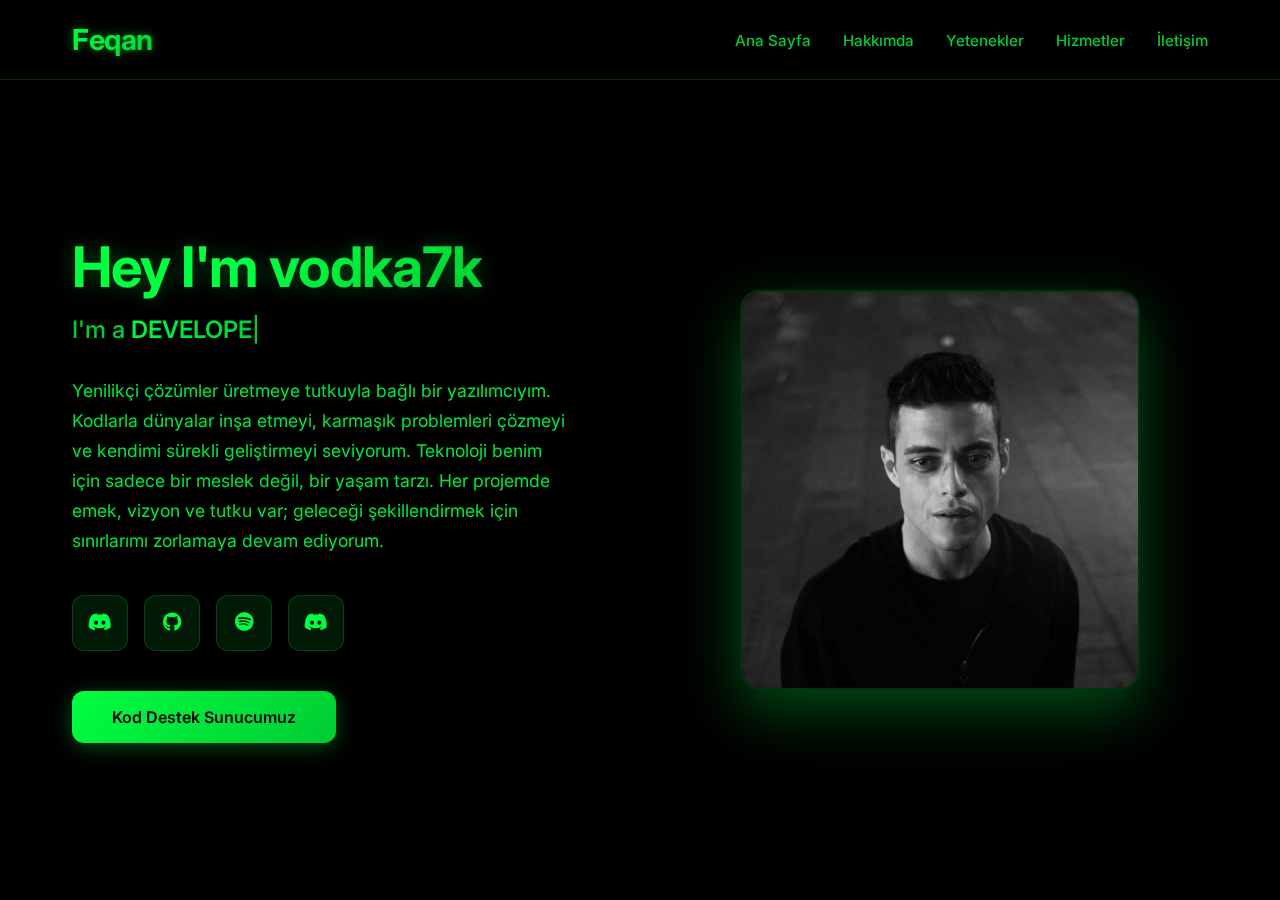
<file: index.html>
<!DOCTYPE html>
<html lang="en">

<head>
    <meta charset="UTF-8">
    <meta name="viewport" content="width=device-width, initial-scale=1.0">
    <link rel="stylesheet" href="https://cdnjs.cloudflare.com/ajax/libs/font-awesome/6.5.1/css/all.min.css">
    <link rel="stylesheet" href="https://unpkg.com/aos@next/dist/aos.css" />
    <link rel="stylesheet" href="css/modern.css">
    <title>Feqan</title>
</head>

<body>
    <nav>
        <div class="nav-container">
            <div class="logo" data-aos="zoom-in" data-aos-duration="1500">
                 <span>Feqan</span>
            </div>
            <div class="links">
                <div class="link active" data-aos="fade-up" data-aos-duration="1500" data-aos-delay="100"><a
                        href="index.html">Ana Sayfa</a></div>
                <div class="link" data-aos="fade-up" data-aos-duration="1500" data-aos-delay="200"><a
                        href="about.html">Hakkımda</a></div>
                <div class="link" data-aos="fade-up" data-aos-duration="1500" data-aos-delay="300"><a
                        href="skill.html">Yetenekler</a></div>
                <div class="link" data-aos="fade-up" data-aos-duration="1500" data-aos-delay="400"><a
                        href="service.html">Hizmetler</a></div>
                <div class="link" data-aos="fade-up" data-aos-duration="1500" data-aos-delay="500"><a
                        href="contact.html">İletişim</a></div>
            </div>
        </div>
        <i class="fa-solid fa-bars hamburg" onclick="hamburg()"></i>
        <div class="dropdown">
            <div class="links">
                <a href="index.html">Ana Sayfa</a>
                <a href="about.html">Hakkımda</a>
                <a href="skill.html">Yetenekler</a>
                <a href="service.html">Hizmetler</a>
                <a href="contact.html">İletişim</a>
                <i class="fa-solid fa-xmark cancel" onclick="cancel()"></i>
            </div>
        </div>
    </nav>
    <section>
        <div class="main-container">
            <div class="content">
                <h1 data-aos="fade-left" data-aos-duration="1500" data-aos-delay="700">Hey I'm <span>vodka7k</span>
                </h1>
                <div data-aos="fade-right" data-aos-duration="1500" data-aos-delay="900" class="typewriter">I'm a <span
                        class="typewriter-text"></span><label for="">|</label></div>
                <p data-aos="flip-down" data-aos-duration="1500" data-aos-delay="1100">Yenilikçi çözümler üretmeye tutkuyla bağlı bir yazılımcıyım. Kodlarla dünyalar inşa etmeyi, karmaşık problemleri çözmeyi ve kendimi sürekli geliştirmeyi seviyorum. Teknoloji benim için sadece bir meslek değil, bir yaşam tarzı. Her projemde emek, vizyon ve tutku var; geleceği şekillendirmek için sınırlarımı zorlamaya devam ediyorum.</p>
                <div class="social-links">
                  <a href="https://discord.gg/89m93TEs" target="_blank" data-aos="fade-up" data-aos-duration="1500" data-aos-delay="1300">
                      <i class="fa-brands fa-discord"></i>
                  </a>
                  <a href="https://github.com/waxliess" target="_blank" data-aos="fade-up" data-aos-duration="1500" data-aos-delay="1400">
                      <i class="fa-brands fa-github"></i>
                  </a>
                  <a href="https://open.spotify.com/user/31fhprj6inpprcaxsv466khqnky4?si=NaEU05reRBObx5tP2kS7Iw" target="_blank" data-aos="fade-up" data-aos-duration="1500" data-aos-delay="1500">
                      <i class="fa-brands fa-spotify"></i>
                  </a>
                  <a href="https://discord.gg/89m93TEs" target="_blank" data-aos="fade-up" data-aos-duration="1500" data-aos-delay="1600">
                    <i class="fa-brands fa-discord"></i>
                </a>                
              </div>
                <div class="btn" data-aos="zoom-out" data-aos-duration="1500" data-aos-delay="1800">
                    <a href="https://discord.gg/89m93TEs"><button>Kod Destek Sunucumuz</button></a>
                </div>
            </div>
            <div class="image" data-aos="zoom-in" data-aos-duration="3000">
                <img src="img/zoro.jpg" alt="">
            </div>
        </div>
    </section>
    <script src="https://unpkg.com/aos@next/dist/aos.js"></script>
    <script>
        AOS.init({ offset: 0, });
    </script>
    <script src="./js/script.js"></script>
</body>

</html>
</file>
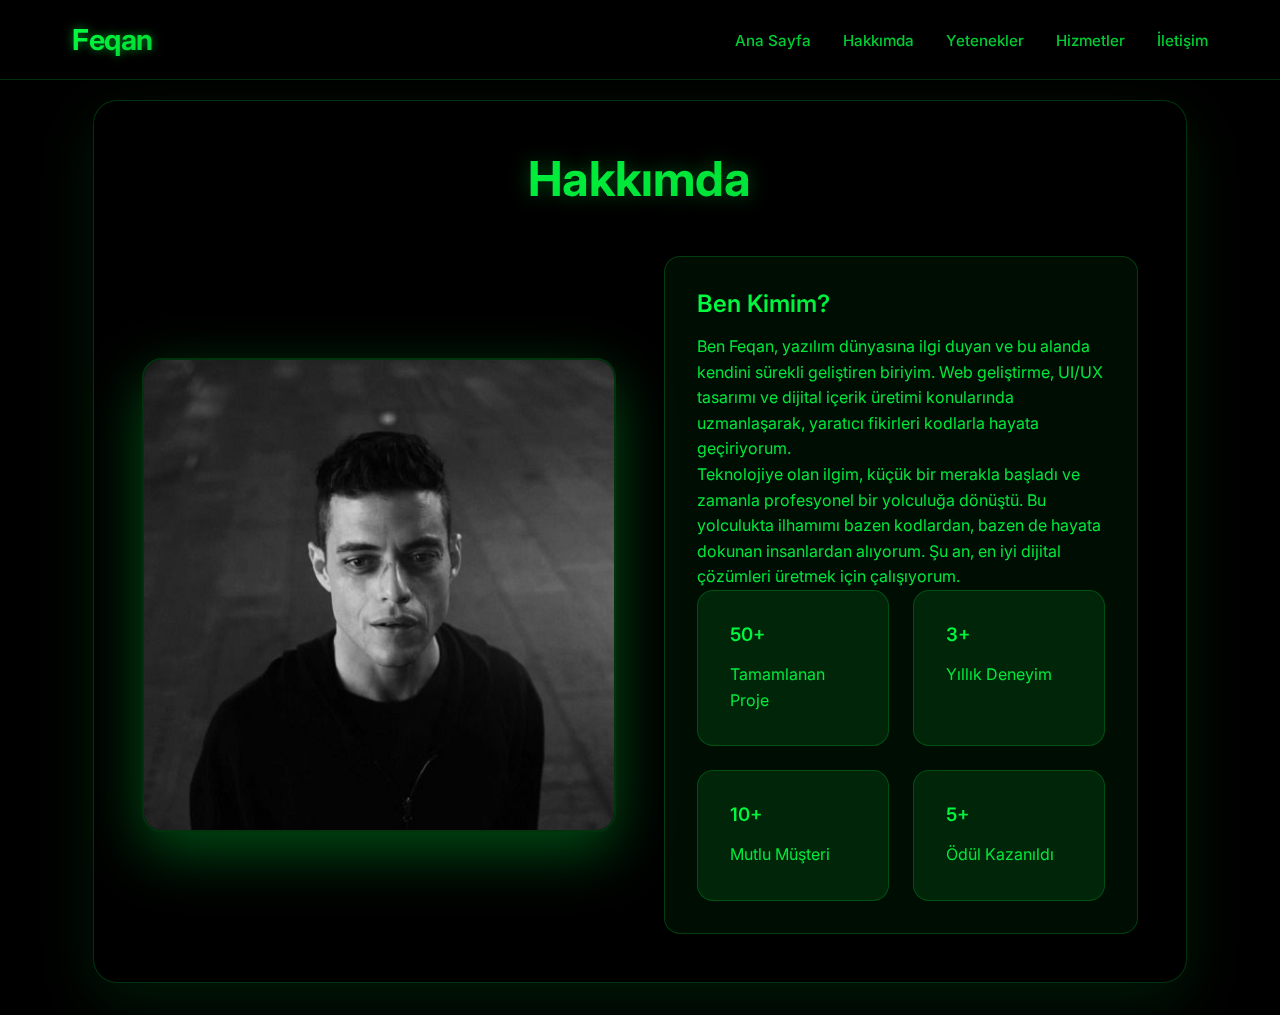
<file: about.html>
<!DOCTYPE html>
<html lang="en">

<head>
    <meta charset="UTF-8">
    <meta name="viewport" content="width=device-width, initial-scale=1.0">
    <link rel="stylesheet" href="https://cdnjs.cloudflare.com/ajax/libs/font-awesome/6.5.1/css/all.min.css">
    <link rel="stylesheet" href="https://unpkg.com/aos@next/dist/aos.css" />
    <link rel="stylesheet" href="css/modern.css">
    <title>Feqan</title>
</head>

<body>
    <nav>
        <div class="nav-container">
            <div class="logo" data-aos="zoom-in" data-aos-duration="1500">
                 <span>Feqan</span>
            </div>
            <div class="links">
                <div class="link" data-aos="fade-up" data-aos-duration="1500" data-aos-delay="100">
                    <a href="index.html">Ana Sayfa</a>
                </div>
                <div class="link active" data-aos="fade-up" data-aos-duration="1500" data-aos-delay="200">
                    <a href="about.html">Hakkımda</a>
                </div>
                <div class="link" data-aos="fade-up" data-aos-duration="1500" data-aos-delay="300">
                    <a href="skill.html">Yetenekler</a>
                </div>
                <div class="link" data-aos="fade-up" data-aos-duration="1500" data-aos-delay="400">
                    <a href="service.html">Hizmetler</a>
                </div>
                <div class="link" data-aos="fade-up" data-aos-duration="1500" data-aos-delay="500">
                    <a href="contact.html">İletişim</a>
                </div>
            </div>
        </div>
        <i class="fa-solid fa-bars hamburg" onclick="hamburg()"></i>
        <div class="dropdown">
            <div class="links">
                <a href="index.html">Ana Sayfa</a>
                <a href="about.html">Hakkımda</a>
                <a href="skill.html">Yetenekler</a>
                <a href="service.html">Hizmetler</a>
                <a href="contact.html">İletişim</a>
                <i class="fa-solid fa-xmark cancel" onclick="cancel()"></i>
            </div>
        </div>
    </nav>
    <div class="page-container">
        <div class="page-content" id="aboutContent">
            <div class="page-header" data-aos="fade-down" data-aos-duration="1500">
                <h1>Hakkımda</h1>
            </div>
            <div class="grid-2">
                <div class="modern-image" data-aos="fade-right" data-aos-duration="1500">
                    <img src="img/zoro.jpg" alt="Hakkımda Görseli">
                </div>
                <div class="card" data-aos="fade-left" data-aos-duration="1500">
                    <h2>Ben Kimim?</h2>
                    <p>Ben Feqan, yazılım dünyasına ilgi duyan ve bu alanda kendini sürekli geliştiren biriyim. Web geliştirme, UI/UX tasarımı ve dijital içerik üretimi konularında uzmanlaşarak, yaratıcı fikirleri kodlarla hayata geçiriyorum.</p>
                    <p>Teknolojiye olan ilgim, küçük bir merakla başladı ve zamanla profesyonel bir yolculuğa dönüştü. Bu yolculukta ilhamımı bazen kodlardan, bazen de hayata dokunan insanlardan alıyorum. Şu an, en iyi dijital çözümleri üretmek için çalışıyorum.</p>
                    <div class="grid-4">
                        <div class="card" data-aos="zoom-in" data-aos-duration="1500" data-aos-delay="200" onclick="showProjects()">
                            <h3>50+</h3>
                            <p>Tamamlanan Proje</p>
                        </div>
                        <div class="card" data-aos="zoom-in" data-aos-duration="1500" data-aos-delay="400" onclick="showExperience()">
                            <h3>3+</h3>
                            <p>Yıllık Deneyim</p>
                        </div>
                        <div class="card" data-aos="zoom-in" data-aos-duration="1500" data-aos-delay="600" onclick="showClients()">
                            <h3>10+</h3>
                            <p>Mutlu Müşteri</p>
                        </div>
                        <div class="card" data-aos="zoom-in" data-aos-duration="1500" data-aos-delay="800" onclick="showAwards()">
                            <h3>5+</h3>
                            <p>Ödül Kazanıldı</p>
                        </div>
                    </div>
                </div>
            </div>
        </div>
    </div>
    <script src="https://unpkg.com/aos@next/dist/aos.js"></script>
    <script>
        AOS.init({ offset: 0 });

        function hamburg() {
            const navbar = document.querySelector(".dropdown")
            navbar.style.transform = "translateY(0px)"
        }

        function cancel() {
            const navbar = document.querySelector(".dropdown")
            navbar.style.transform = "translateY(-500px)"
        }

        function showProjects() {
            const aboutContent = document.getElementById('aboutContent');
            aboutContent.innerHTML = `
                <a href="about.html" class="back-button" onclick="restoreInitialContent()">
                    <i class="fas fa-arrow-left"></i> Back
                </a>
                <div class="about-header" data-aos="fade-down" data-aos-duration="1500">
                    <h1>My Projects</h1>
                </div>
                <div class="content-grid">
                    ${generateProjectCards()}
                </div>
            `;
            AOS.refresh();
        }

        function showExperience() {
            const aboutContent = document.getElementById('aboutContent');
            aboutContent.innerHTML = `
                <a href="about.html" class="back-button" onclick="restoreInitialContent()">
                    <i class="fas fa-arrow-left"></i> Back
                </a>
                <div class="about-header" data-aos="fade-down" data-aos-duration="1500">
                    <h1>My Experience</h1>
                </div>
                <div class="content-grid">
                    ${generateExperienceCards()}
                </div>
            `;
            AOS.refresh();
        }

        function showClients() {
            const aboutContent = document.getElementById('aboutContent');
            aboutContent.innerHTML = `
                <a href="about.html" class="back-button" onclick="restoreInitialContent()">
                    <i class="fas fa-arrow-left"></i> Back
                </a>
                <div class="about-header" data-aos="fade-down" data-aos-duration="1500">
                    <h1>Client Success Stories</h1>
                </div>
                <div class="content-grid">
                    ${generateClientCards()}
                </div>
            `;
            AOS.refresh();
        }

        function showAwards() {
            const aboutContent = document.getElementById('aboutContent');
            aboutContent.innerHTML = `
                <a href="about.html" class="back-button" onclick="restoreInitialContent()">
                    <i class="fas fa-arrow-left"></i> Back
                </a>
                <div class="about-header" data-aos="fade-down" data-aos-duration="1500">
                    <h1>Awards & Recognition</h1>
                </div>
                <div class="content-grid">
                    ${generateAwardCards()}
                </div>
            `;
            AOS.refresh();
        }

        function generateProjectCards() {
            const projects = [
                {
                    title: "E-Commerce Platform",
                    image: "img/zoro.jpg",
                    description: "A full-stack e-commerce solution with payment integration",
                    technologies: ["React", "Node.js", "MongoDB"]
                },
                {
                    title: "Portfolio Website",
                    image: "img/zoro.jpg",
                    description: "Responsive portfolio website with modern animations",
                    technologies: ["HTML", "CSS", "JavaScript"]
                },
                {
                    title: "Task Management App",
                    image: "img/zoro.jpg",
                    description: "Mobile-first task management application",
                    technologies: ["Vue.js", "Firebase"]
                }
            ];

            return projects.map(project => `
                <div class="content-card" data-aos="fade-up">
                    <div class="card-image">
                        <img src="${project.image}" alt="${project.title}">
                    </div>
                    <div class="card-info">
                        <h3>${project.title}</h3>
                        <p>${project.description}</p>
                        <div class="technologies">
                            ${project.technologies.map(tech => `
                                <span class="technology-tag">${tech}</span>
                            `).join('')}
                        </div>
                    </div>
                </div>
            `).join('');
        }

        function generateExperienceCards() {
            const experiences = [
                {
                    title: "Senior Web Developer",
                    company: "Tech Solutions Inc.",
                    period: "2021 - Present",
                    description: "Leading frontend development team and implementing modern web solutions"
                },
                {
                    title: "Frontend Developer",
                    company: "Digital Agency",
                    period: "2019 - 2021",
                    description: "Developed responsive websites and web applications"
                }
            ];

            return experiences.map(exp => `
                <div class="content-card" data-aos="fade-up">
                    <div class="card-info">
                        <h3>${exp.title}</h3>
                        <h4>${exp.company}</h4>
                        <p class="period">${exp.period}</p>
                        <p>${exp.description}</p>
                    </div>
                </div>
            `).join('');
        }

        function generateClientCards() {
            const clients = [
                {
                    name: "Ell Udin",
                    company: "Innovation Corp",
                    image: "img/zoro.jpg",
                    testimonial: "Outstanding work on our company website redesign!"
                },
                {
                    name: "Ell Ucup",
                    company: "Tech Startup",
                    image: "img/zoro.jpg",
                    testimonial: "Delivered our app ahead of schedule with excellent quality"
                }
            ];

            return clients.map(client => `
                <div class="content-card" data-aos="fade-up">
                    <div class="card-image">
                        <img src="${client.image}" alt="${client.name}">
                    </div>
                    <div class="card-info">
                        <h3>${client.name}</h3>
                        <h4>${client.company}</h4>
                        <p class="client-testimonial">"${client.testimonial}"</p>
                    </div>
                </div>
            `).join('');
        }

        function generateAwardCards() {
            const awards = [
                {
                    title: "Best Web Design",
                    organization: "Design Awards 2023",
                    description: "Recognition for exceptional web design and user experience"
                },
                {
                    title: "Innovation Award",
                    organization: "Tech Summit 2022",
                    description: "Awarded for innovative use of emerging technologies"
                }
            ];

            return awards.map(award => `
                <div class="content-card" data-aos="fade-up">
                    <div class="card-info">
                        <div class="award-icon">
                            <i class="fas fa-trophy"></i>
                        </div>
                        <h3>${award.title}</h3>
                        <h4>${award.organization}</h4>
                        <p>${award.description}</p>
                    </div>
                </div>
            `).join('');
        }

        function restoreInitialContent() {
            const aboutContent = document.getElementById('aboutContent');
            aboutContent.innerHTML = `
                <div class="about-header" data-aos="fade-down" data-aos-duration="1500">
                    <h1>About Me</h1>
                </div>
                <div class="about-grid">
                    <div class="about-image" data-aos="fade-right" data-aos-duration="1500">
                        <img src="img/zoro.jpg" alt="About Image">
                    </div>
                    <div class="about-text" data-aos="fade-left" data-aos-duration="1500">
                        <h2>Who Am I?</h2>
                        <p>I'm a passionate developer and designer with a keen eye for detail and a drive for creating
                            innovative digital solutions. With expertise in web development, UI/UX design, and content
                            creation, I bring ideas to life through code and creativity.</p>
                        <p>My journey in technology began with a simple curiosity and has evolved into a professional
                            pursuit of excellence in digital craftsmanship.</p>

                        <div class="stats">
                            <div class="stat-item" data-aos="zoom-in" data-aos-duration="1500" data-aos-delay="200" onclick="showProjects()">
                                <h3>50+</h3>
                                <p>Projects Completed</p>
                            </div>
                            <div class="stat-item" data-aos="zoom-in" data-aos-duration="1500" data-aos-delay="400" onclick="showExperience()">
                                <h3>3+</h3>
                                <p>Years Experience</p>
                            </div>
                            <div class="stat-item" data-aos="zoom-in" data-aos-duration="1500" data-aos-delay="600" onclick="showClients()">
                                <h3>20+</h3>
                                <p>Happy Clients</p>
                            </div>
                            <div class="stat-item" data-aos="zoom-in" data-aos-duration="1500" data-aos-delay="800" onclick="showAwards()">
                                <h3>15+</h3>
                                <p>Awards Won</p>
                            </div>
                        </div>
                    </div>
                </div>
            `;
            AOS.refresh();
        }
    </script>
    <script src="./js/script.js"></script>
</body>

</html>
</file>
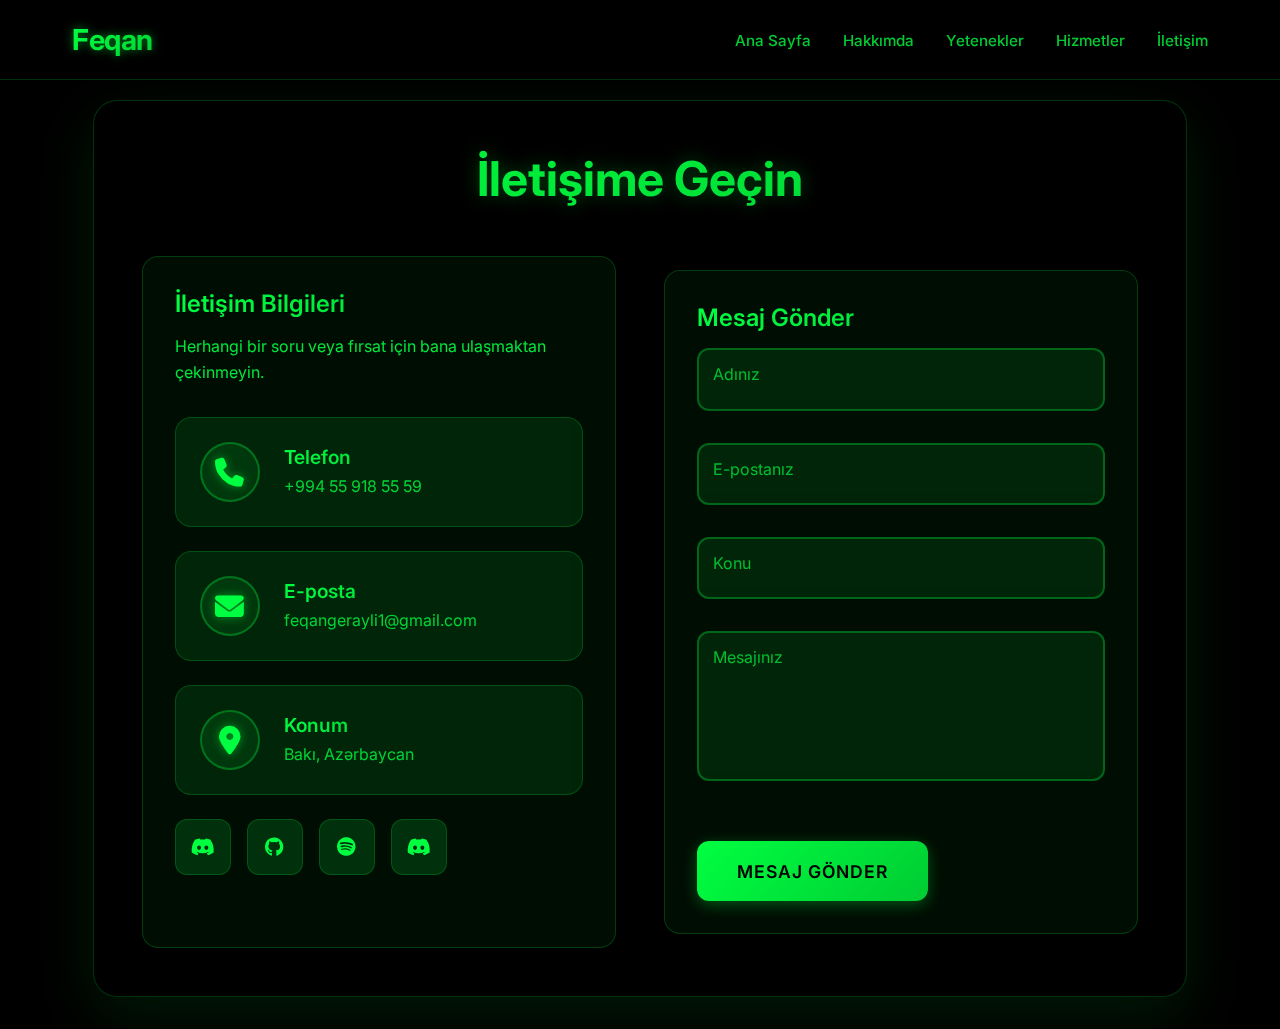
<file: contact.html>
<!DOCTYPE html>
<html lang="en">

<head>
    <meta charset="UTF-8">
    <meta name="viewport" content="width=device-width, initial-scale=1.0">
    <link rel="stylesheet" href="https://cdnjs.cloudflare.com/ajax/libs/font-awesome/6.5.1/css/all.min.css">
    <link rel="stylesheet" href="https://unpkg.com/aos@next/dist/aos.css" />
    <link rel="stylesheet" href="css/modern.css">

    <title>Feqan</title>
</head>

<body>
    <nav>
        <div class="nav-container">
            <div class="logo" data-aos="zoom-in" data-aos-duration="1500">
                 <span>Feqan</span>
            </div>
            <div class="links">
                <div class="link" data-aos="fade-up" data-aos-duration="1500" data-aos-delay="100"><a
                        href="index.html">Ana Sayfa</a></div>
                <div class="link" data-aos="fade-up" data-aos-duration="1500" data-aos-delay="200"><a
                        href="about.html">Hakkımda</a></div>
                <div class="link" data-aos="fade-up" data-aos-duration="1500" data-aos-delay="300"><a
                        href="skill.html">Yetenekler</a></div>
                <div class="link" data-aos="fade-up" data-aos-duration="1500" data-aos-delay="400"><a
                        href="service.html">Hizmetler</a></div>
                <div class="link active" data-aos="fade-up" data-aos-duration="1500" data-aos-delay="500"><a
                        href="contact.html">İletişim</a></div>
            </div>
        </div>
        <i class="fa-solid fa-bars hamburg" onclick="hamburg()"></i>
        <div class="dropdown">
            <div class="links">
                <a href="index.html">Ana Sayfa</a>
                <a href="about.html">Hakkımda</a>
                <a href="skill.html">Yetenekler</a>
                <a href="service.html">Hizmetler</a>
                <a href="contact.html">İletişim</a>
                <i class="fa-solid fa-xmark cancel" onclick="cancel()"></i>
            </div>
        </div>
    </nav>

    <div class="page-container">
        <div class="page-content">
            <div class="page-header" data-aos="fade-down" data-aos-duration="1500">
                <h1>İletişime Geçin</h1>
            </div>
            <div class="grid-2">
                <div class="card">
                    <h2>İletişim Bilgileri</h2>
                    <p>Herhangi bir soru veya fırsat için bana ulaşmaktan çekinmeyin.</p>

                    <div class="contact-details">
                        <div class="contact-item" data-aos="fade-right" data-aos-duration="1500" data-aos-delay="200">
                            <div class="contact-icon">
                                <i class="fas fa-phone"></i>
                            </div>
                            <div class="contact-text">
                                <h3>Telefon</h3>
                                <p>+994 55 918 55 59</p>
                            </div>
                        </div>

                        <div class="contact-item" data-aos="fade-right" data-aos-duration="1500" data-aos-delay="400">
                            <div class="contact-icon">
                                <i class="fas fa-envelope"></i>
                            </div>
                            <div class="contact-text">
                                <h3>E-posta</h3>
                                <p>feqangerayli1@gmail.com</p>
                            </div>
                        </div>

                        <div class="contact-item" data-aos="fade-right" data-aos-duration="1500" data-aos-delay="600">
                            <div class="contact-icon">
                                <i class="fas fa-location-dot"></i>
                            </div>
                            <div class="contact-text">
                                <h3>Konum</h3>
                                <p>Bakı, Azərbaycan</p>
                            </div>
                        </div>
                    </div>

                    <div class="social-links" data-aos="fade-up" data-aos-duration="1500" data-aos-delay="800">
                        <a href="https://discord.gg/89m93TEs" target="_blank"><i class="fab fa-discord"></i></a>
                        <a href="https://github.com/feq4n" target="_blank"><i class="fab fa-github"></i></a>
                        <a href="https://open.spotify.com/user/31fhprj6inpprcaxsv466khqnky4?si=NaEU05reRBObx5tP2kS7Iw" target="_blank"><i class="fab fa-spotify"></i></a>
                        <a href="https://discord.gg/89m93TEs" target="_blank"><i class="fab fa-discord"></i></a>
                    </div>
                </div>

                <div class="card">
                    <h2>Mesaj Gönder</h2>
                    <form action="https://formspree.io/f/xvgrendk" method="POST" data-aos="fade-left" data-aos-duration="1500" data-aos-delay="200">
                        <div class="form-group">
                            <input type="text" id="name" name="name" required>
                            <label for="name">Adınız</label>
                        </div>

                        <div class="form-group">
                            <input type="email" id="email" name="email" required>
                            <label for="email">E-postanız</label>
                        </div>

                        <div class="form-group">
                            <input type="text" id="subject" name="subject" required>
                            <label for="subject">Konu</label>
                        </div>

                        <div class="form-group">
                            <textarea id="message" name="message" required></textarea>
                            <label for="message">Mesajınız</label>
                        </div>

                        <button type="submit" class="submit-btn">Mesaj Gönder</button>
                    </form>
                </div>
            </div>
        </div>
    </div>

    <script src="https://unpkg.com/aos@next/dist/aos.js"></script>
    <script>
        AOS.init({ offset: 0, });
    </script>
    <script src="./js/script.js"></script>
</body>

</html>
</file>
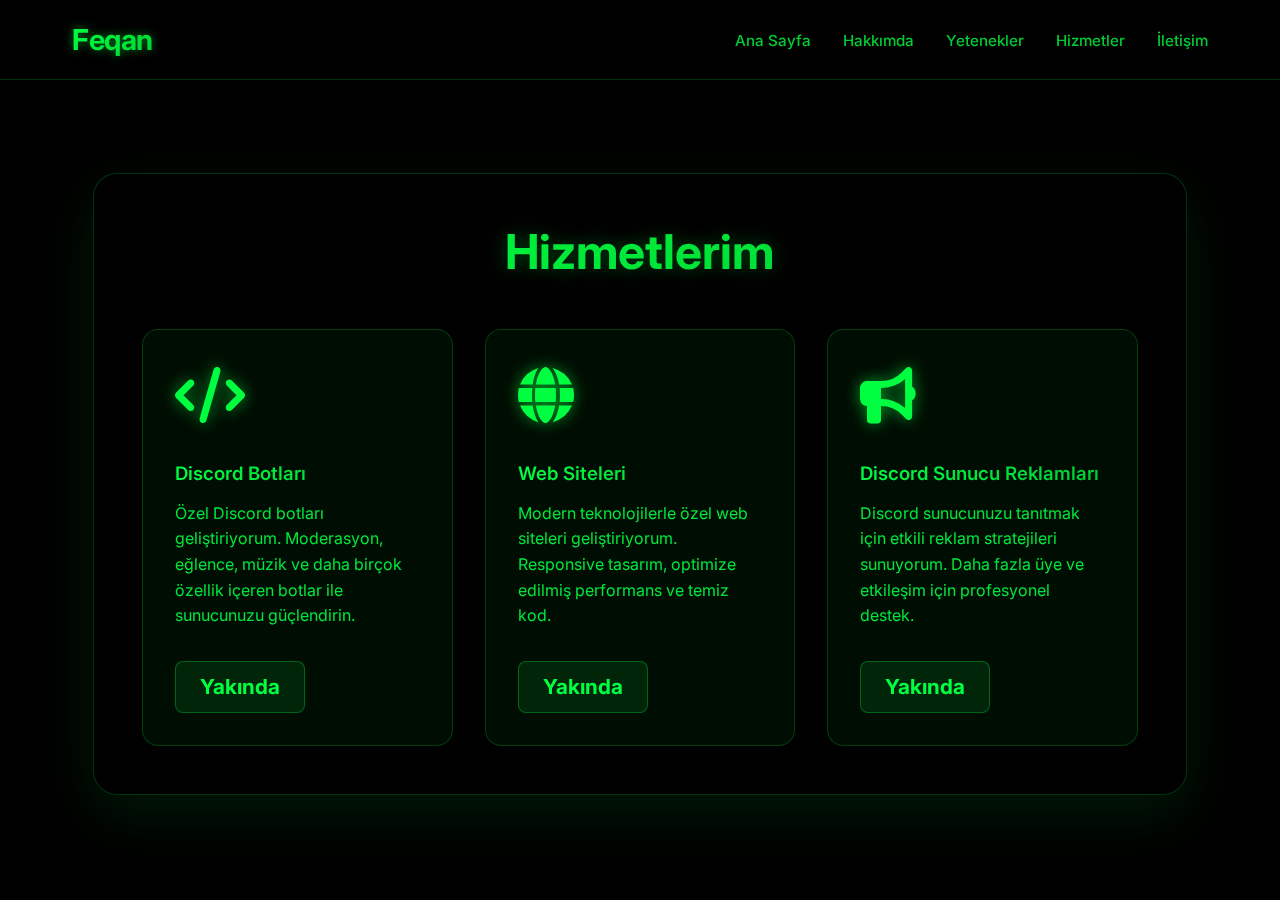
<file: service.html>
<!DOCTYPE html>
<html lang="en">
<head>
    <meta charset="UTF-8">
    <meta name="viewport" content="width=device-width, initial-scale=1.0">
    <link rel="stylesheet" href="https://cdnjs.cloudflare.com/ajax/libs/font-awesome/6.5.1/css/all.min.css">
    <link rel="stylesheet" href="https://unpkg.com/aos@next/dist/aos.css" />
    <link rel="stylesheet" href="css/modern.css">
    <title>Feqan</title>
</head>
<body>
    <nav>
        <div class="nav-container">
            <div class="logo" data-aos="zoom-in" data-aos-duration="1500">
                 <span>Feqan</span>
            </div>
            <div class="links">
                <div class="link" data-aos="fade-up" data-aos-duration="1500" data-aos-delay="100"><a href="index.html">Ana Sayfa</a></div>
                <div class="link" data-aos="fade-up" data-aos-duration="1500" data-aos-delay="200"><a href="about.html">Hakkımda</a></div>
                <div class="link" data-aos="fade-up" data-aos-duration="1500" data-aos-delay="300"><a href="skill.html">Yetenekler</a></div>
                <div class="link active" data-aos="fade-up" data-aos-duration="1500" data-aos-delay="400"><a href="service.html">Hizmetler</a></div>
                <div class="link" data-aos="fade-up" data-aos-duration="1500" data-aos-delay="500"><a href="contact.html">İletişim</a></div>
            </div>
        </div>
        <i class="fa-solid fa-bars hamburg" onclick="hamburg()"></i>
        <div class="dropdown">
            <div class="links">
                <a href="index.html">Ana Sayfa</a>
                <a href="about.html">Hakkımda</a>
                <a href="skill.html">Yetenekler</a>
                <a href="service.html">Hizmetler</a>
                <a href="contact.html">İletişim</a>
                <i class="fa-solid fa-xmark cancel" onclick="cancel()"></i>
            </div>
        </div>
    </nav>

    <div class="page-container">
        <div class="page-content">
            <div class="page-header" data-aos="fade-down" data-aos-duration="1500">
                <h1>Hizmetlerim</h1>
            </div>
            <div class="grid-3">
                <div class="card" data-aos="fade-up" data-aos-duration="1500" data-aos-delay="100">
                    <div class="service-icon">
                        <i class="fas fa-code"></i>
                    </div>
                    <h3>Discord Botları</h3>
                    <p>Özel Discord botları geliştiriyorum. Moderasyon, eğlence, müzik ve daha birçok özellik içeren botlar ile sunucunuzu güçlendirin.</p>
                    <div class="service-price">Yakında</div>
                </div>

                <div class="card" data-aos="fade-up" data-aos-duration="1500" data-aos-delay="300">
                    <div class="service-icon">
                        <i class="fas fa-globe"></i>
                    </div>
                    <h3>Web Siteleri</h3>
                    <p>Modern teknolojilerle özel web siteleri geliştiriyorum. Responsive tasarım, optimize edilmiş performans ve temiz kod.</p>
                    <div class="service-price">Yakında</div>
                </div>

                <div class="card" data-aos="fade-up" data-aos-duration="1500" data-aos-delay="500">
                    <div class="service-icon">
                        <i class="fas fa-bullhorn"></i>
                    </div>
                    <h3>Discord Sunucu Reklamları</h3>
                    <p>Discord sunucunuzu tanıtmak için etkili reklam stratejileri sunuyorum. Daha fazla üye ve etkileşim için profesyonel destek.</p>
                    <div class="service-price">Yakında</div>
                </div>
            </div>
        </div>
    </div>

    <script src="https://unpkg.com/aos@next/dist/aos.js"></script>
    <script>
        AOS.init({offset: 0});
    </script>
    <script src="./js/script.js"></script>
</body>
</html>
</file>
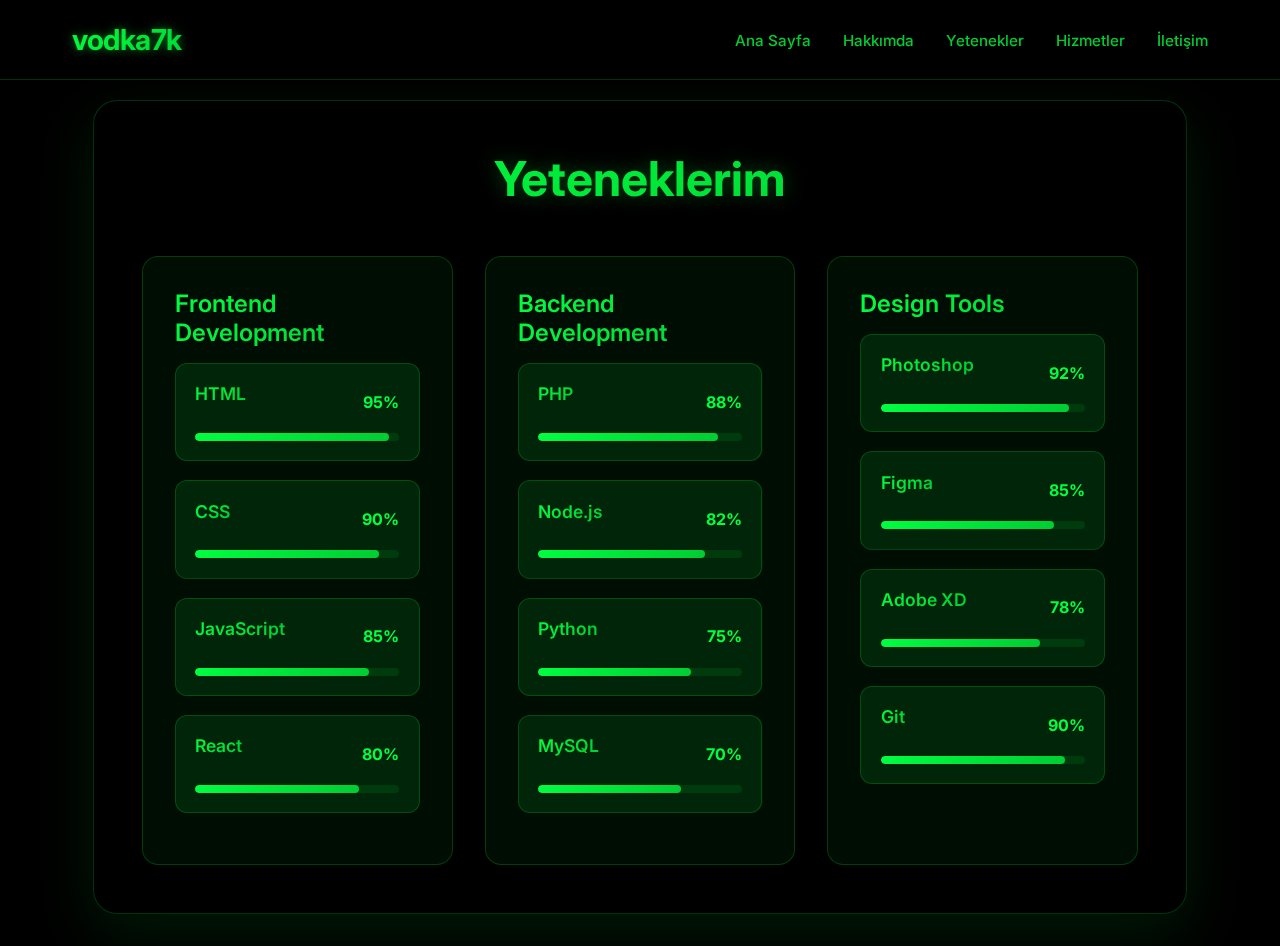
<file: skill.html>
<!DOCTYPE html>
<html lang="en">
<head>
    <meta charset="UTF-8">
    <meta name="viewport" content="width=device-width, initial-scale=1.0">
    <link rel="stylesheet" href="https://cdnjs.cloudflare.com/ajax/libs/font-awesome/6.5.1/css/all.min.css">
    <link rel="stylesheet" href="https://unpkg.com/aos@next/dist/aos.css" />
    <link rel="stylesheet" href="css/modern.css">
    <title>vodka7k</title>
</head>
<body>
    <nav>
        <div class="nav-container">
            <div class="logo" data-aos="zoom-in" data-aos-duration="1500">
                 <span>vodka7k</span>
            </div>
            <div class="links">
                <div class="link" data-aos="fade-up" data-aos-duration="1500" data-aos-delay="100"><a href="index.html">Ana Sayfa</a></div>
                <div class="link" data-aos="fade-up" data-aos-duration="1500" data-aos-delay="200"><a href="about.html">Hakkımda</a></div>
                <div class="link active" data-aos="fade-up" data-aos-duration="1500" data-aos-delay="300"><a href="skill.html">Yetenekler</a></div>
                <div class="link" data-aos="fade-up" data-aos-duration="1500" data-aos-delay="400"><a href="service.html">Hizmetler</a></div>
                <div class="link" data-aos="fade-up" data-aos-duration="1500" data-aos-delay="500"><a href="contact.html">İletişim</a></div>
            </div>
        </div>
        <i class="fa-solid fa-bars hamburg" onclick="hamburg()"></i>
        <div class="dropdown">
            <div class="links">
                <a href="index.html">Ana Sayfa</a>
                <a href="about.html">Hakkımda</a>
                <a href="skill.html">Yetenekler</a>
                <a href="service.html">Hizmetler</a>
                <a href="contact.html">İletişim</a>
                <i class="fa-solid fa-xmark cancel" onclick="cancel()"></i>
            </div>
        </div>
    </nav>

    <div class="page-container">
        <div class="page-content">
            <div class="page-header" data-aos="fade-down" data-aos-duration="1500">
                <h1>Yeteneklerim</h1>
            </div>
            <div class="grid-3">
                <div class="card" data-aos="fade-up" data-aos-duration="1500" data-aos-delay="100">
                    <h2>Frontend Development</h2>
                    <div class="skill-list">
                        <div class="skill-item">
                            <div class="skill-info">
                                <h3>HTML</h3>
                                <span>95%</span>
                            </div>
                            <div class="progress-bar">
                                <div class="progress-fill" style="width: 95%"></div>
                            </div>
                        </div>
                        <div class="skill-item">
                            <div class="skill-info">
                                <h3>CSS</h3>
                                <span>90%</span>
                            </div>
                            <div class="progress-bar">
                                <div class="progress-fill" style="width: 90%"></div>
                            </div>
                        </div>
                        <div class="skill-item">
                            <div class="skill-info">
                                <h3>JavaScript</h3>
                                <span>85%</span>
                            </div>
                            <div class="progress-bar">
                                <div class="progress-fill" style="width: 85%"></div>
                            </div>
                        </div>
                        <div class="skill-item">
                            <div class="skill-info">
                                <h3>React</h3>
                                <span>80%</span>
                            </div>
                            <div class="progress-bar">
                                <div class="progress-fill" style="width: 80%"></div>
                            </div>
                        </div>
                    </div>
                </div>

                <div class="card" data-aos="fade-up" data-aos-duration="1500" data-aos-delay="300">
                    <h2>Backend Development</h2>
                    <div class="skill-list">
                        <div class="skill-item">
                            <div class="skill-info">
                                <h3>PHP</h3>
                                <span>88%</span>
                            </div>
                            <div class="progress-bar">
                                <div class="progress-fill" style="width: 88%"></div>
                            </div>
                        </div>
                        <div class="skill-item">
                            <div class="skill-info">
                                <h3>Node.js</h3>
                                <span>82%</span>
                            </div>
                            <div class="progress-bar">
                                <div class="progress-fill" style="width: 82%"></div>
                            </div>
                        </div>
                        <div class="skill-item">
                            <div class="skill-info">
                                <h3>Python</h3>
                                <span>75%</span>
                            </div>
                            <div class="progress-bar">
                                <div class="progress-fill" style="width: 75%"></div>
                            </div>
                        </div>
                        <div class="skill-item">
                            <div class="skill-info">
                                <h3>MySQL</h3>
                                <span>70%</span>
                            </div>
                            <div class="progress-bar">
                                <div class="progress-fill" style="width: 70%"></div>
                            </div>
                        </div>
                    </div>
                </div>

                <div class="card" data-aos="fade-up" data-aos-duration="1500" data-aos-delay="500">
                    <h2>Design Tools</h2>
                    <div class="skill-list">
                        <div class="skill-item">
                            <div class="skill-info">
                                <h3>Photoshop</h3>
                                <span>92%</span>
                            </div>
                            <div class="progress-bar">
                                <div class="progress-fill" style="width: 92%"></div>
                            </div>
                        </div>
                        <div class="skill-item">
                            <div class="skill-info">
                                <h3>Figma</h3>
                                <span>85%</span>
                            </div>
                            <div class="progress-bar">
                                <div class="progress-fill" style="width: 85%"></div>
                            </div>
                        </div>
                        <div class="skill-item">
                            <div class="skill-info">
                                <h3>Adobe XD</h3>
                                <span>78%</span>
                            </div>
                            <div class="progress-bar">
                                <div class="progress-fill" style="width: 78%"></div>
                            </div>
                        </div>
                        <div class="skill-item">
                            <div class="skill-info">
                                <h3>Git</h3>
                                <span>90%</span>
                            </div>
                            <div class="progress-bar">
                                <div class="progress-fill" style="width: 90%"></div>
                            </div>
                        </div>
                    </div>
                </div>
            </div>
        </div>
    </div>

    <script src="https://unpkg.com/aos@next/dist/aos.js"></script>
    <script>
        AOS.init({offset: 0});
    </script>
    <script src="./js/script.js"></script>
</body>
</html>
</file>
<file: css/modern.css>
@import url("https://fonts.googleapis.com/css2?family=Inter:wght@300;400;500;600;700&display=swap");

* {
  padding: 0;
  margin: 0;
  font-family: "Inter", sans-serif;
  box-sizing: border-box;
}

body {
  width: 100%;
  min-height: 100vh;
  background: #000000;
  overflow-x: hidden;
  position: relative;
  color: #00ff41;
}

/* Modern Navigation */
nav {
  width: 100%;
  height: 80px;
  position: fixed;
  top: 0;
  left: 0;
  z-index: 1000;
  background: rgba(0, 0, 0, 0.9);
  backdrop-filter: blur(20px);
  border-bottom: 1px solid rgba(0, 255, 65, 0.2);
}

.nav-container {
  width: 100%;
  height: 100%;
  max-width: 1200px;
  margin: 0 auto;
  display: flex;
  justify-content: space-between;
  align-items: center;
  padding: 0 2rem;
}

.logo {
  color: #00ff41;
  font-size: 1.8rem;
  font-weight: 700;
  letter-spacing: -0.5px;
  text-shadow: 0 0 10px rgba(0, 255, 65, 0.5);
}

.logo span {
  background: linear-gradient(135deg, #00ff41, #00cc33);
  -webkit-background-clip: text;
  -webkit-text-fill-color: transparent;
  background-clip: text;
}

.hamburg,
.cancel {
  cursor: pointer;
  position: absolute;
  right: 2rem;
  top: 50%;
  transform: translateY(-50%);
  color: #00ff41;
  display: none;
  font-size: 1.5rem;
  transition: all 0.3s ease;
}

.nav-container .links {
  display: flex;
  gap: 2rem;
}

.nav-container .links a {
  font-size: 0.95rem;
  color: rgba(0, 255, 65, 0.8);
  text-decoration: none;
  font-weight: 500;
  transition: all 0.3s ease;
  position: relative;
  padding: 0.5rem 0;
}

.nav-container .links a:hover {
  color: #00ff41;
  text-shadow: 0 0 10px rgba(0, 255, 65, 0.5);
}

.nav-container .links a::after {
  content: '';
  position: absolute;
  bottom: 0;
  left: 0;
  width: 0;
  height: 2px;
  background: linear-gradient(135deg, #00ff41, #00cc33);
  transition: width 0.3s ease;
}

.nav-container .links a:hover::after {
  width: 100%;
}

.nav-container .links .active {
  color: #00ff41;
}

.nav-container .links .active::after {
  width: 100%;
}

.dropdown {
  z-index: 1000;
  position: fixed;
  top: 0;
  left: 0;
  right: 0;
  transform: translateY(-100%);
  width: 100%;
  height: auto;
  background: rgba(0, 0, 0, 0.95);
  backdrop-filter: blur(20px);
  border-bottom: 1px solid rgba(0, 255, 65, 0.2);
  transition: transform 0.3s ease;
}

.dropdown .links {
  display: flex;
  flex-direction: column;
  padding: 2rem;
  gap: 1rem;
}

.dropdown .links a {
  display: flex;
  color: #00ff41;
  text-decoration: none;
  padding: 1rem;
  justify-content: center;
  align-items: center;
  transition: all 0.3s ease;
  border-radius: 8px;
  font-weight: 500;
}

.dropdown .links a:hover {
  background: rgba(0, 255, 65, 0.1);
  transform: translateX(10px);
}

/* Main Section */
section {
  width: 100%;
  min-height: 100vh;
  display: flex;
  align-items: center;
  padding-top: 80px;
}

.main-container {
  width: 100%;
  max-width: 1200px;
  margin: 0 auto;
  display: grid;
  grid-template-columns: 1fr 1fr;
  gap: 4rem;
  align-items: center;
  padding: 0 2rem;
}

.main-container .content {
  color: #00ff41;
}

.content h1 {
  font-size: 3.5rem;
  font-weight: 700;
  line-height: 1.1;
  margin-bottom: 1rem;
  letter-spacing: -1px;
  text-shadow: 0 0 20px rgba(0, 255, 65, 0.3);
}

.content h1 span {
  background: linear-gradient(135deg, #00ff41, #00cc33);
  -webkit-background-clip: text;
  -webkit-text-fill-color: transparent;
  background-clip: text;
}

.content .typewriter {
  font-size: 1.5rem;
  font-weight: 500;
  margin-bottom: 2rem;
  color: rgba(0, 255, 65, 0.8);
}

.typewriter span {
  background: linear-gradient(135deg, #00ff41, #00cc33);
  -webkit-background-clip: text;
  -webkit-text-fill-color: transparent;
  background-clip: text;
  font-weight: 600;
}

.content p {
  font-size: 1.1rem;
  line-height: 1.7;
  margin-bottom: 2.5rem;
  color: rgba(0, 255, 65, 0.9);
  max-width: 500px;
}

/* Modern Social Links */
.social-links {
  display: flex;
  gap: 1rem;
  margin-bottom: 2.5rem;
}

.social-links a {
  display: flex;
  justify-content: center;
  align-items: center;
  width: 3.5rem;
  height: 3.5rem;
  background: rgba(0, 255, 65, 0.1);
  border-radius: 12px;
  color: #00ff41;
  text-decoration: none;
  font-size: 1.2rem;
  transition: all 0.3s ease;
  backdrop-filter: blur(10px);
  border: 1px solid rgba(0, 255, 65, 0.2);
}

.social-links a:hover {
  background: rgba(0, 255, 65, 0.2);
  transform: translateY(-3px);
  box-shadow: 0 10px 30px rgba(0, 255, 65, 0.2);
}

/* Modern Button */
.content .btn {
  display: inline-block;
}

.content button {
  padding: 1rem 2.5rem;
  background: linear-gradient(135deg, #00ff41, #00cc33);
  color: #000000;
  border: none;
  outline: none;
  font-size: 1rem;
  font-weight: 600;
  border-radius: 12px;
  cursor: pointer;
  transition: all 0.3s ease;
  box-shadow: 0 4px 20px rgba(0, 255, 65, 0.3);
}

.content button:hover {
  transform: translateY(-2px);
  box-shadow: 0 8px 30px rgba(0, 255, 65, 0.4);
}

/* Modern Image */
.main-container .image {
  display: flex;
  justify-content: center;
  align-items: center;
}

.main-container .image img {
  width: 400px;
  height: 400px;
  border-radius: 20px;
  object-fit: cover;
  box-shadow: 0 20px 60px rgba(0, 255, 65, 0.3);
  transition: all 0.3s ease;
  border: 2px solid rgba(0, 255, 65, 0.2);
}

.main-container .image img:hover {
  transform: scale(1.05);
  box-shadow: 0 30px 80px rgba(0, 255, 65, 0.4);
}

/* Page Containers */
.page-container {
  width: 100%;
  min-height: 100vh;
  display: flex;
  justify-content: center;
  align-items: center;
  padding: 2rem;
  position: relative;
  z-index: 1;
  padding-top: 100px;
}

.page-content {
  width: 90%;
  max-width: 1200px;
  background: rgba(0, 0, 0, 0.8);
  backdrop-filter: blur(20px);
  border-radius: 24px;
  padding: 3rem;
  color: #00ff41;
  border: 1px solid rgba(0, 255, 65, 0.2);
  box-shadow: 0 20px 60px rgba(0, 255, 65, 0.1);
}

.page-header {
  text-align: center;
  margin-bottom: 3rem;
}

.page-header h1 {
  font-size: 3rem;
  background: linear-gradient(135deg, #00ff41, #00cc33);
  -webkit-background-clip: text;
  -webkit-text-fill-color: transparent;
  background-clip: text;
  margin-bottom: 1rem;
  font-weight: 700;
  text-shadow: 0 0 20px rgba(0, 255, 65, 0.3);
}

/* Grid Layouts */
.grid-2 {
  display: grid;
  grid-template-columns: 1fr 1fr;
  gap: 3rem;
  align-items: center;
}

.grid-3 {
  display: grid;
  grid-template-columns: repeat(3, 1fr);
  gap: 2rem;
}

.grid-4 {
  display: grid;
  grid-template-columns: repeat(2, 1fr);
  gap: 1.5rem;
}

/* Cards */
.card {
  background: rgba(0, 255, 65, 0.05);
  padding: 2rem;
  border-radius: 16px;
  border: 1px solid rgba(0, 255, 65, 0.2);
  transition: all 0.3s ease;
  backdrop-filter: blur(10px);
  color: #00ff41;
}

.card:hover {
  transform: translateY(-5px);
  background: rgba(0, 255, 65, 0.1);
  box-shadow: 0 10px 30px rgba(0, 255, 65, 0.2);
}

.card h2, .card h3 {
  background: linear-gradient(135deg, #00ff41, #00cc33);
  -webkit-background-clip: text;
  -webkit-text-fill-color: transparent;
  background-clip: text;
  margin-bottom: 1rem;
  font-weight: 600;
}

.card p {
  color: rgba(0, 255, 65, 0.9);
  line-height: 1.6;
}

/* Images */
.modern-image {
  width: 100%;
  aspect-ratio: 1;
  border-radius: 20px;
  overflow: hidden;
  box-shadow: 0 20px 60px rgba(0, 255, 65, 0.3);
  transition: all 0.3s ease;
  border: 2px solid rgba(0, 255, 65, 0.2);
}

.modern-image:hover {
  transform: scale(1.02);
}

.modern-image img {
  width: 100%;
  height: 100%;
  object-fit: cover;
}

/* Progress Bars */
.progress-bar {
  width: 100%;
  height: 8px;
  background: rgba(0, 255, 65, 0.1);
  border-radius: 4px;
  overflow: hidden;
  margin-top: 0.5rem;
}

.progress-fill {
  height: 100%;
  background: linear-gradient(135deg, #00ff41, #00cc33);
  border-radius: 4px;
  transition: width 0.3s ease;
}

/* Contact Form Styling */
.contact-details {
  margin-top: 2rem;
}

.contact-item {
  display: flex;
  align-items: center;
  margin-bottom: 1.5rem;
  padding: 1.5rem;
  background: rgba(0, 255, 65, 0.05);
  border-radius: 16px;
  border: 1px solid rgba(0, 255, 65, 0.2);
  transition: all 0.3s ease;
  backdrop-filter: blur(10px);
}

.contact-item:hover {
  background: rgba(0, 255, 65, 0.1);
  transform: translateX(10px);
  box-shadow: 0 8px 25px rgba(0, 255, 65, 0.15);
  border-color: rgba(0, 255, 65, 0.4);
}

.contact-icon {
  width: 60px;
  height: 60px;
  background: linear-gradient(135deg, rgba(0, 255, 65, 0.1), rgba(0, 204, 51, 0.1));
  border-radius: 50%;
  display: flex;
  justify-content: center;
  align-items: center;
  margin-right: 1.5rem;
  border: 2px solid rgba(0, 255, 65, 0.3);
  transition: all 0.3s ease;
}

.contact-icon i {
  font-size: 1.8rem;
  color: #00ff41;
  text-shadow: 0 0 10px rgba(0, 255, 65, 0.5);
}

.contact-item:hover .contact-icon {
  background: linear-gradient(135deg, rgba(0, 255, 65, 0.2), rgba(0, 204, 51, 0.2));
  border-color: rgba(0, 255, 65, 0.6);
  transform: scale(1.1);
}

.contact-text h3 {
  font-size: 1.2rem;
  margin-bottom: 0.3rem;
  color: #00ff41;
}

.contact-text p {
  color: rgba(0, 255, 65, 0.8);
}

/* Form Styling */
.form-group {
  position: relative;
  margin-bottom: 2rem;
}

.form-group input,
.form-group textarea {
  width: 100%;
  padding: 1.2rem;
  background: rgba(0, 255, 65, 0.05);
  border: 2px solid rgba(0, 255, 65, 0.3);
  border-radius: 12px;
  color: #00ff41;
  font-size: 1rem;
  transition: all 0.3s ease;
  backdrop-filter: blur(10px);
}

.form-group textarea {
  height: 150px;
  resize: none;
}

.form-group input:focus,
.form-group textarea:focus {
  outline: none;
  border-color: #00ff41;
  box-shadow: 0 0 10px rgba(0, 255, 65, 0.3);
  background: rgba(0, 255, 65, 0.1);
}

.form-group label {
  position: absolute;
  left: 1rem;
  top: 1rem;
  color: rgba(0, 255, 65, 0.7);
  transition: all 0.3s ease;
  pointer-events: none;
}

.form-group input:focus~label,
.form-group input:valid~label,
.form-group textarea:focus~label,
.form-group textarea:valid~label {
  top: -0.5rem;
  left: 0.8rem;
  font-size: 0.8rem;
  padding: 0 0.5rem;
  background: #000000;
  color: #00ff41;
}

.submit-btn {
  padding: 1.2rem 2.5rem;
  background: linear-gradient(135deg, #00ff41, #00cc33);
  border: none;
  border-radius: 12px;
  color: #000000;
  font-size: 1.1rem;
  cursor: pointer;
  transition: all 0.3s ease;
  margin-top: 1.5rem;
  font-weight: 600;
  text-transform: uppercase;
  letter-spacing: 1px;
  box-shadow: 0 4px 15px rgba(0, 255, 65, 0.3);
}

.submit-btn:hover {
  transform: translateY(-3px);
  box-shadow: 0 8px 30px rgba(0, 255, 65, 0.5);
  background: linear-gradient(135deg, #00cc33, #00ff41);
}

/* Service Icons */
.service-icon {
  font-size: 3.5rem;
  color: #00ff41;
  margin-bottom: 2rem;
  text-shadow: 0 0 15px rgba(0, 255, 65, 0.6);
  transition: all 0.3s ease;
}

.card:hover .service-icon {
  transform: scale(1.1);
  text-shadow: 0 0 20px rgba(0, 255, 65, 0.8);
}

.service-price {
  margin-top: 2rem;
  font-size: 1.3rem;
  color: #00ff41;
  font-weight: 700;
  padding: 0.8rem 1.5rem;
  background: rgba(0, 255, 65, 0.1);
  border-radius: 8px;
  border: 1px solid rgba(0, 255, 65, 0.3);
  display: inline-block;
}

/* Skill Items */
.skill-item {
  background: rgba(0, 255, 65, 0.05);
  border-radius: 12px;
  padding: 1.2rem;
  border: 1px solid rgba(0, 255, 65, 0.2);
  margin-bottom: 1.2rem;
  transition: all 0.3s ease;
  backdrop-filter: blur(10px);
}

.skill-item:hover {
  background: rgba(0, 255, 65, 0.1);
  border-color: rgba(0, 255, 65, 0.4);
  transform: translateY(-2px);
  box-shadow: 0 8px 25px rgba(0, 255, 65, 0.15);
}

.skill-info {
  display: flex;
  justify-content: space-between;
  margin-bottom: 0.8rem;
  align-items: center;
}

.skill-info h3 {
  font-size: 1.1rem;
  color: #00ff41;
  font-weight: 600;
}

.skill-info span {
  color: #00ff41;
  font-weight: 700;
  font-size: 1rem;
}

/* Stats Grid for About Page */
.stats {
  display: grid;
  grid-template-columns: repeat(4, 1fr);
  gap: 1rem;
  margin-top: 2rem;
}

.stat-item {
  background: rgba(0, 255, 65, 0.05);
  border-radius: 12px;
  padding: 1.5rem;
  text-align: center;
  border: 1px solid rgba(0, 255, 65, 0.2);
  transition: all 0.3s ease;
  cursor: pointer;
  backdrop-filter: blur(10px);
}

.stat-item:hover {
  background: rgba(0, 255, 65, 0.1);
  transform: translateY(-5px);
  box-shadow: 0 10px 30px rgba(0, 255, 65, 0.2);
  border-color: rgba(0, 255, 65, 0.4);
}

.stat-item h3 {
  font-size: 2rem;
  color: #00ff41;
  margin-bottom: 0.5rem;
  font-weight: 700;
}

.stat-item p {
  color: rgba(0, 255, 65, 0.8);
  font-size: 0.9rem;
  font-weight: 500;
}

/* Responsive Design */
@media (max-width: 1024px) {
  .main-container {
    grid-template-columns: 1fr;
    text-align: center;
    gap: 3rem;
  }
  
  .content h1 {
    font-size: 2.5rem;
  }
  
  .main-container .image img {
    width: 300px;
    height: 300px;
  }

  .grid-2, .grid-3 {
    grid-template-columns: 1fr;
  }
}

@media (max-width: 768px) {
  nav .logo {
    font-size: 1.5rem;
  }

  .nav-container .links {
    display: none;
  }

  .hamburg,
  .cancel {
    display: block;
  }

  .main-container {
    padding: 0 1rem;
  }

  .content h1 {
    font-size: 2rem;
  }

  .content .typewriter {
    font-size: 1.2rem;
  }

  .content p {
    font-size: 1rem;
  }

  .social-links {
    justify-content: center;
  }

  .main-container .image img {
    width: 250px;
    height: 250px;
  }

  .page-content {
    padding: 2rem;
  }

  .page-header h1 {
    font-size: 2rem;
  }
}

@media (max-width: 480px) {
  .nav-container {
    padding: 0 1rem;
  }

  .content h1 {
    font-size: 1.8rem;
  }

  .content .typewriter {
    font-size: 1.1rem;
  }

  .content p {
    font-size: 0.95rem;
  }

  .social-links a {
    width: 3rem;
    height: 3rem;
    font-size: 1rem;
  }

  .content button {
    padding: 0.8rem 2rem;
    font-size: 0.9rem;
  }

  .main-container .image img {
    width: 200px;
    height: 200px;
  }

  .page-content {
    padding: 1.5rem;
  }

  .page-header h1 {
    font-size: 1.8rem;
  }
}
</file>
